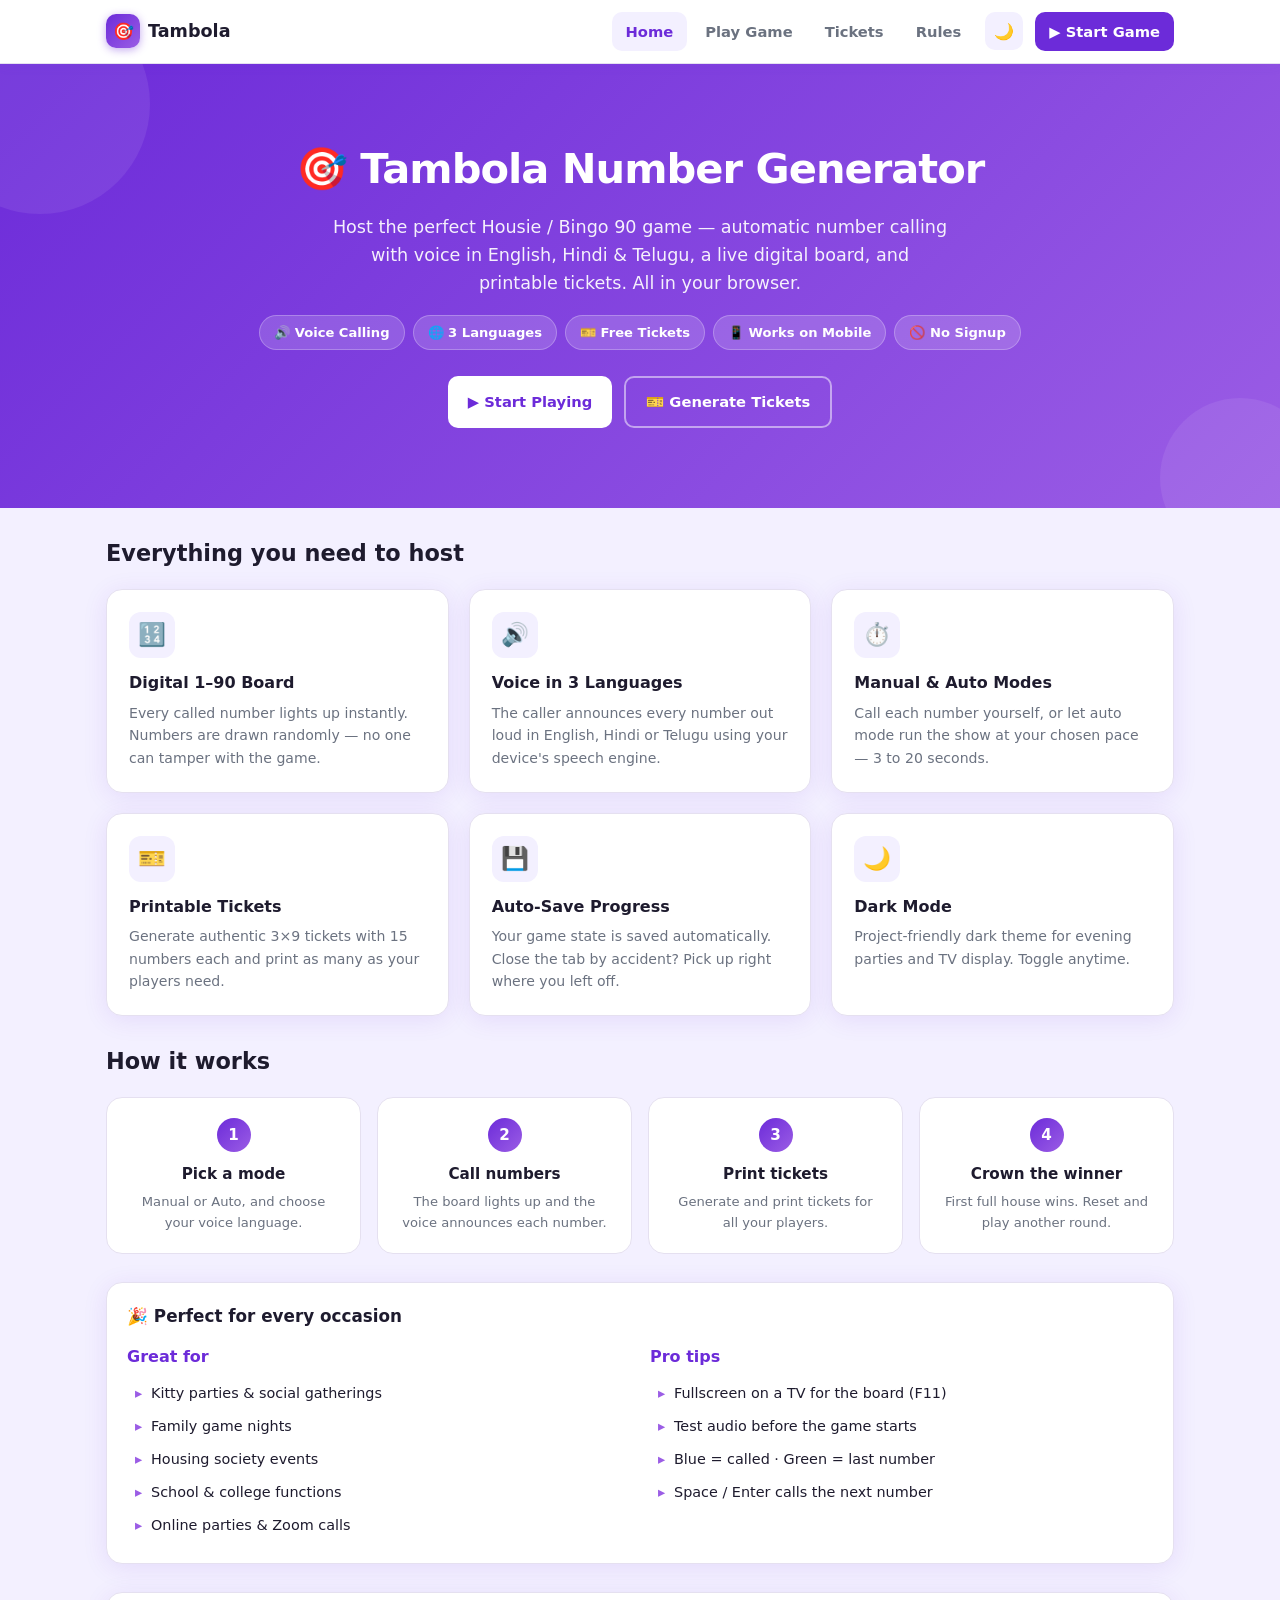
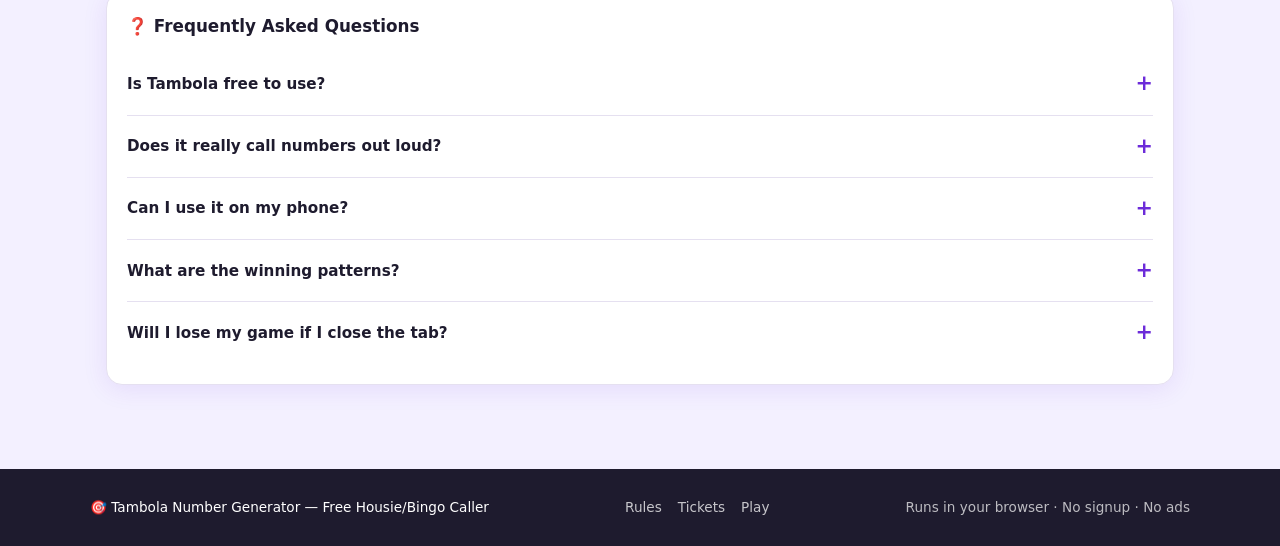
<file: index.html>
<!DOCTYPE html>
<html lang="en">
<head>
    <meta charset="UTF-8">
    <meta name="viewport" content="width=device-width, initial-scale=1.0">
    <title>Tambola Number Generator | Free Housie / Bingo 90 Caller with Voice</title>
    <meta name="description" content="Free online Tambola/Housie number caller with voice in English, Hindi & Telugu. Auto & manual modes, printable tickets, digital board. No signup needed.">
    <link rel="stylesheet" href="css/style.css">
</head>
<body>

    <nav class="navbar">
        <div class="container"></div>
    </nav>

    <header class="hero">
        <div class="container">
            <h1>🎯 Tambola Number Generator</h1>
            <p>Host the perfect Housie / Bingo 90 game — automatic number calling with voice in English, Hindi &amp; Telugu, a live digital board, and printable tickets. All in your browser.</p>
            <div class="badges">
                <span class="badge-pill">🔊 Voice Calling</span>
                <span class="badge-pill">🌐 3 Languages</span>
                <span class="badge-pill">🎫 Free Tickets</span>
                <span class="badge-pill">📱 Works on Mobile</span>
                <span class="badge-pill">🚫 No Signup</span>
            </div>
            <div class="hero-actions">
                <a href="game.html" class="btn btn-white">▶ Start Playing</a>
                <a href="tickets.html" class="btn btn-ghost">🎫 Generate Tickets</a>
            </div>
        </div>
    </header>

    <main>
        <div class="container">

            <!-- FEATURES -->
            <section class="section-block">
                <h2 style="font-size:1.4rem; font-weight:800; margin-bottom:18px;">Everything you need to host</h2>
                <div class="features-grid">
                    <div class="feature-card">
                        <div class="feature-icon">🔢</div>
                        <h3>Digital 1–90 Board</h3>
                        <p>Every called number lights up instantly. Numbers are drawn randomly — no one can tamper with the game.</p>
                    </div>
                    <div class="feature-card">
                        <div class="feature-icon">🔊</div>
                        <h3>Voice in 3 Languages</h3>
                        <p>The caller announces every number out loud in English, Hindi or Telugu using your device's speech engine.</p>
                    </div>
                    <div class="feature-card">
                        <div class="feature-icon">⏱️</div>
                        <h3>Manual &amp; Auto Modes</h3>
                        <p>Call each number yourself, or let auto mode run the show at your chosen pace — 3 to 20 seconds.</p>
                    </div>
                    <div class="feature-card">
                        <div class="feature-icon">🎫</div>
                        <h3>Printable Tickets</h3>
                        <p>Generate authentic 3×9 tickets with 15 numbers each and print as many as your players need.</p>
                    </div>
                    <div class="feature-card">
                        <div class="feature-icon">💾</div>
                        <h3>Auto-Save Progress</h3>
                        <p>Your game state is saved automatically. Close the tab by accident? Pick up right where you left off.</p>
                    </div>
                    <div class="feature-card">
                        <div class="feature-icon">🌙</div>
                        <h3>Dark Mode</h3>
                        <p>Project-friendly dark theme for evening parties and TV display. Toggle anytime.</p>
                    </div>
                </div>
            </section>

            <!-- STEPS -->
            <section class="section-block">
                <h2 style="font-size:1.4rem; font-weight:800; margin-bottom:18px;">How it works</h2>
                <div class="steps">
                    <div class="step">
                        <div class="step-num">1</div>
                        <h3>Pick a mode</h3>
                        <p>Manual or Auto, and choose your voice language.</p>
                    </div>
                    <div class="step">
                        <div class="step-num">2</div>
                        <h3>Call numbers</h3>
                        <p>The board lights up and the voice announces each number.</p>
                    </div>
                    <div class="step">
                        <div class="step-num">3</div>
                        <h3>Print tickets</h3>
                        <p>Generate and print tickets for all your players.</p>
                    </div>
                    <div class="step">
                        <div class="step-num">4</div>
                        <h3>Crown the winner</h3>
                        <p>First full house wins. Reset and play another round.</p>
                    </div>
                </div>
            </section>

            <!-- WHY -->
            <section class="section-block">
                <div class="card">
                    <div class="card-title">🎉 Perfect for every occasion</div>
                    <div class="info-grid">
                        <div class="info-block">
                            <h3>Great for</h3>
                            <ul>
                                <li>Kitty parties &amp; social gatherings</li>
                                <li>Family game nights</li>
                                <li>Housing society events</li>
                                <li>School &amp; college functions</li>
                                <li>Online parties &amp; Zoom calls</li>
                            </ul>
                        </div>
                        <div class="info-block">
                            <h3>Pro tips</h3>
                            <ul>
                                <li>Fullscreen on a TV for the board (F11)</li>
                                <li>Test audio before the game starts</li>
                                <li>Blue = called · Green = last number</li>
                                <li>Space / Enter calls the next number</li>
                            </ul>
                        </div>
                    </div>
                </div>
            </section>

            <!-- FAQ -->
            <section class="section-block">
                <div class="card">
                    <div class="card-title">❓ Frequently Asked Questions</div>
                    <div id="faqList"></div>
                </div>
            </section>

        </div>
    </main>

    <footer></footer>

    <script>
        const faqData = [
            { q: 'Is Tambola free to use?', a: 'Yes — unlimited number calling and ticket generation, no sign-up, no ads. Everything runs entirely in your browser.' },
            { q: 'Does it really call numbers out loud?', a: 'Yes. Both manual and auto modes speak each number using your device\'s voice in English, Hindi or Telugu. Some devices need Hindi/Telugu language packs installed.' },
            { q: 'Can I use it on my phone?', a: 'Absolutely. The site is fully responsive. For best voice results use Chrome, Edge or Safari.' },
            { q: 'What are the winning patterns?', a: 'Common patterns are Early Five, Top Line, Middle Line, Bottom Line, Corners and Full House. See the Rules page for details.' },
            { q: 'Will I lose my game if I close the tab?', a: 'No. The game auto-saves to your browser, so you can resume exactly where you left off.' }
        ];
        function renderFAQs() {
            const list = document.getElementById('faqList');
            faqData.forEach(faq => {
                const item = document.createElement('div');
                item.className = 'faq-item';
                item.innerHTML = '<div class="faq-q"></div><div class="faq-a"></div>';
                item.querySelector('.faq-q').textContent = faq.q;
                item.querySelector('.faq-a').textContent = faq.a;
                item.querySelector('.faq-q').onclick = () => item.classList.toggle('open');
                list.appendChild(item);
            });
        }
        renderFAQs();
    </script>
    <script src="js/common.js"></script>
</body>
</html>
</file>
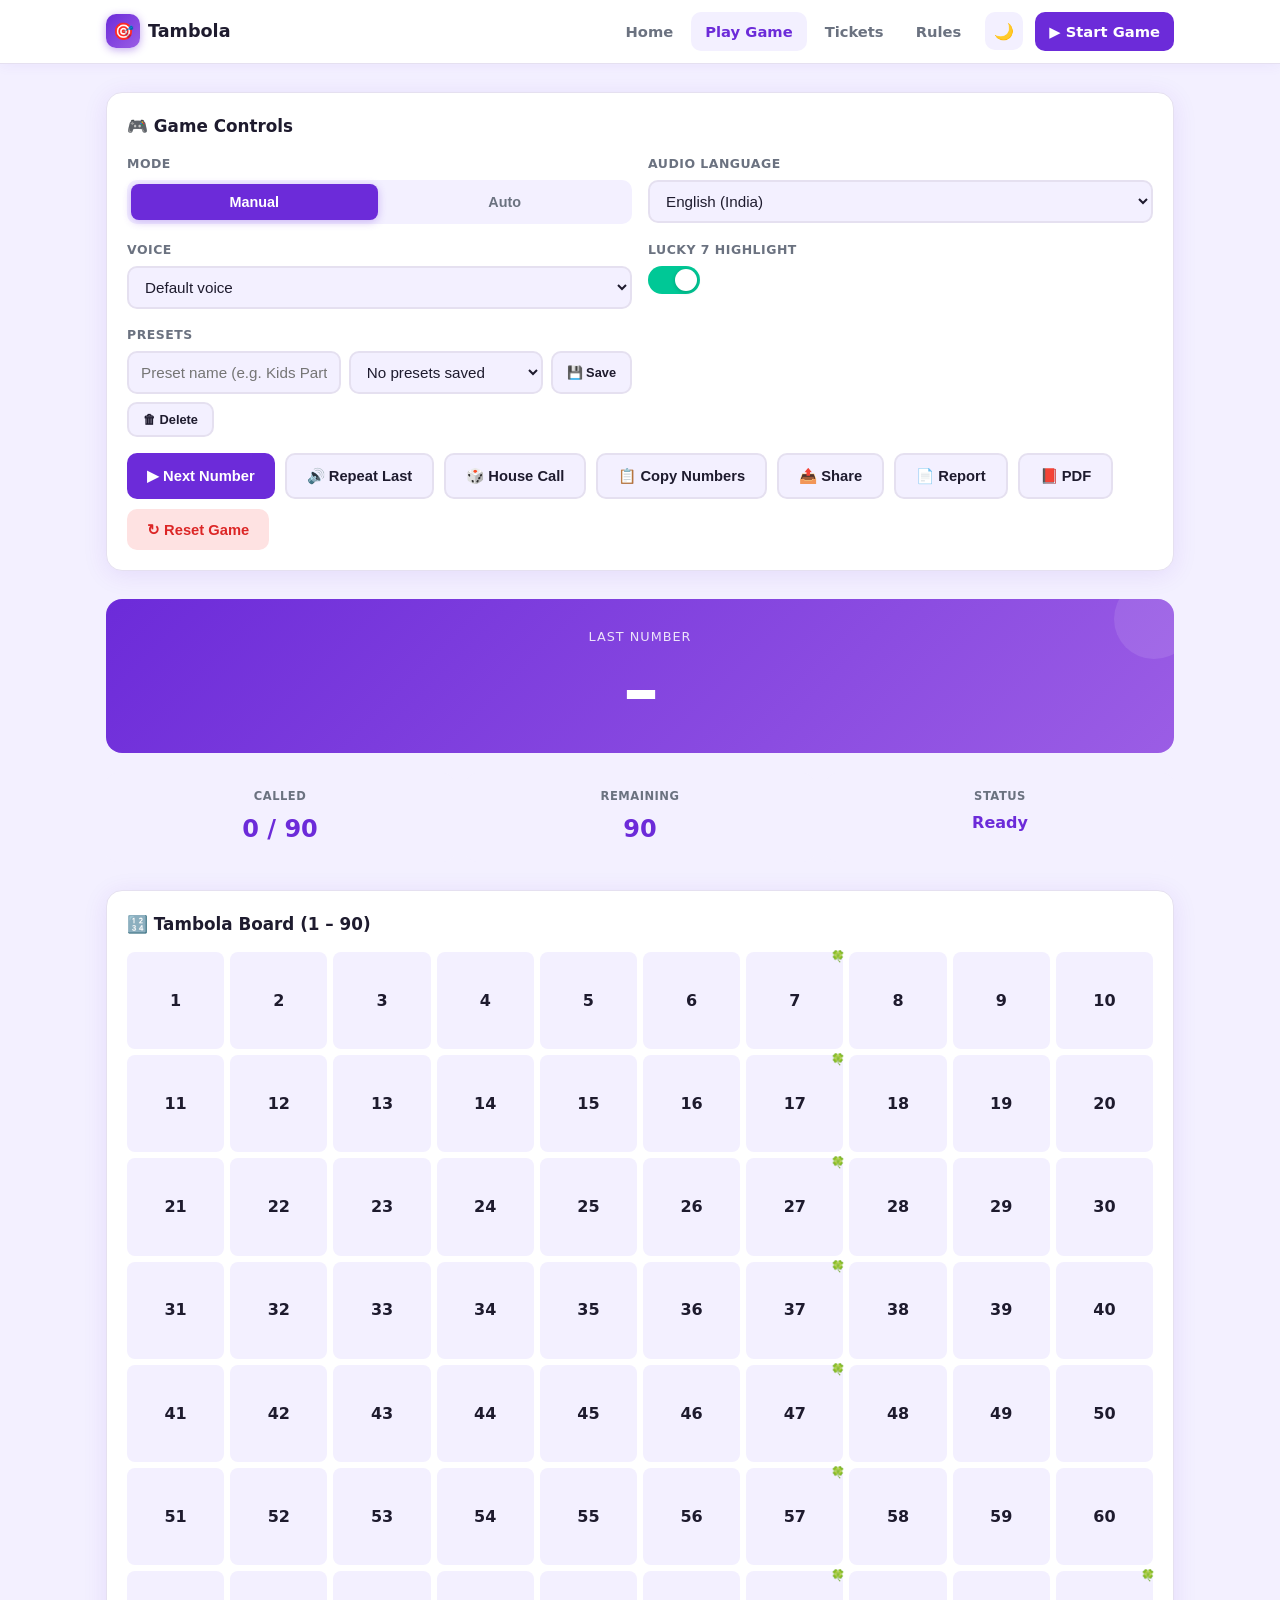
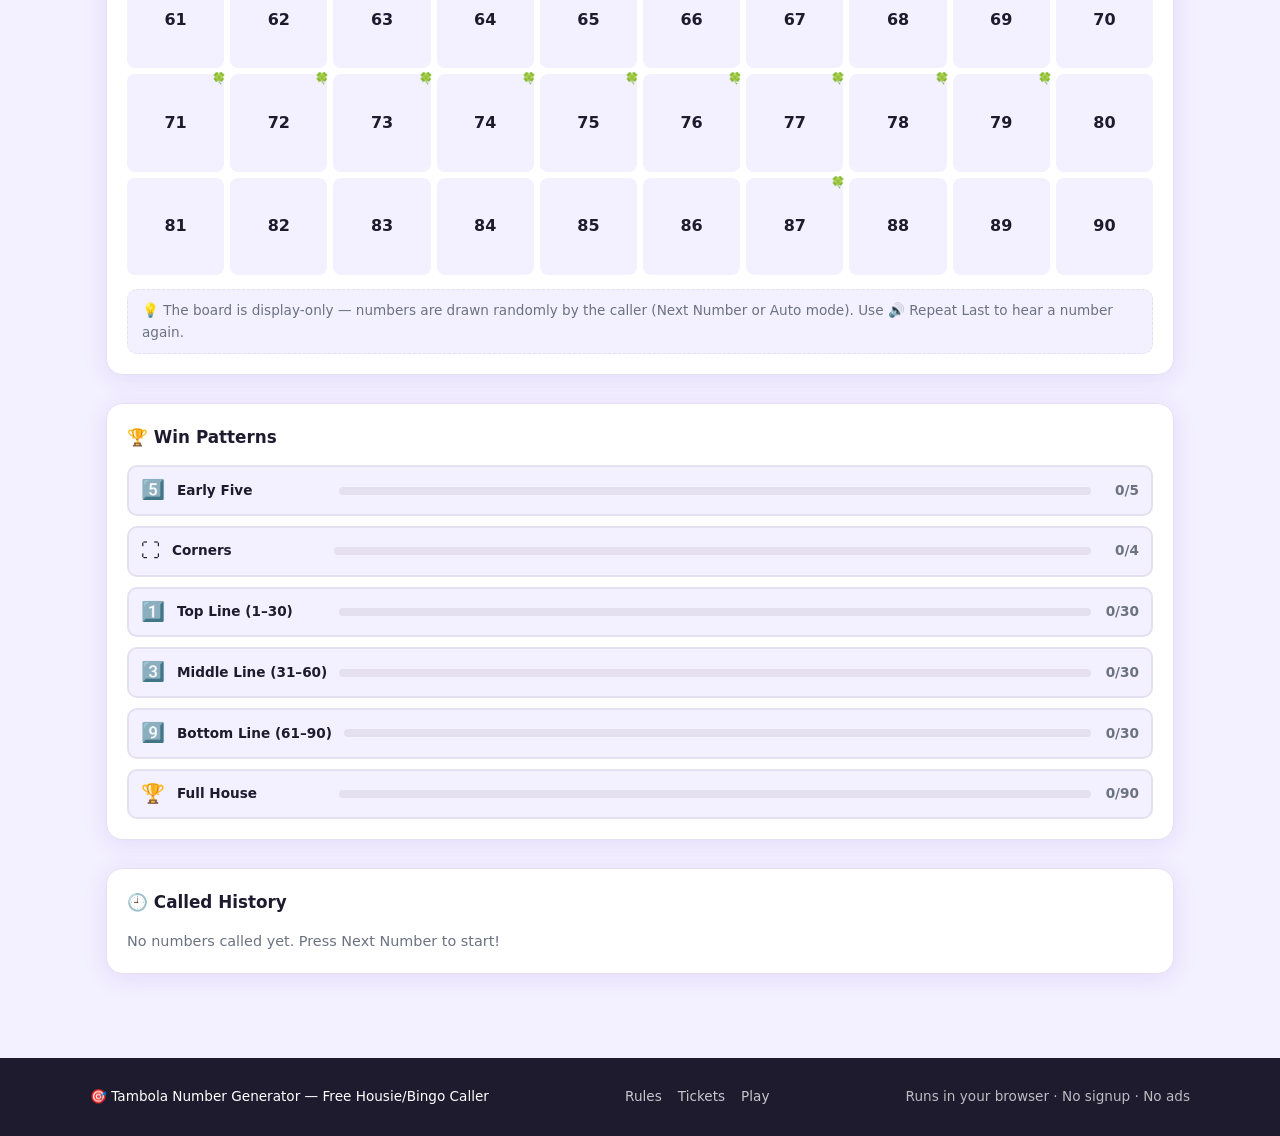
<file: game.html>
<!DOCTYPE html>
<html lang="en">
<head>
    <meta charset="UTF-8">
    <meta name="viewport" content="width=device-width, initial-scale=1.0">
    <title>Play Tambola | Number Caller with Voice</title>
    <meta name="description" content="Play Tambola online — manual or auto number caller with voice in English, Hindi, Telugu, Tamil, Kannada & Marathi. Live 1-90 board, win patterns, stats, and auto-save.">
    <link rel="stylesheet" href="css/style.css">
</head>
<body>

    <nav class="navbar">
        <div class="container"></div>
    </nav>

    <main>
        <div class="container">

            <!-- GAME CONTROLS -->
            <section class="section-block">
                <div class="card">
                    <div class="card-title">🎮 Game Controls</div>

                    <div class="controls-grid">
                        <div class="control-group">
                            <label>Mode</label>
                            <div class="toggle-group">
                                <button class="toggle-btn active" id="modeManual" onclick="setMode('manual')">Manual</button>
                                <button class="toggle-btn" id="modeAuto" onclick="setMode('auto')">Auto</button>
                            </div>
                        </div>
                        <div class="control-group" id="speedGroup" style="display:none;">
                            <label>Auto Speed</label>
                            <select id="speedSelect" onchange="updateSpeed()">
                                <option value="3000">Every 3s</option>
                                <option value="4000" selected>Every 4s</option>
                                <option value="5000">Every 5s</option>
                                <option value="7000">Every 7s</option>
                                <option value="10000">Every 10s</option>
                                <option value="15000">Every 15s</option>
                                <option value="20000">Every 20s</option>
                            </select>
                        </div>
                        <div class="control-group">
                            <label>Audio Language</label>
                            <select id="langSelect" onchange="changeLanguage()">
                                <option value="en-IN">English (India)</option>
                                <option value="hi-IN">हिंदी (Hindi)</option>
                                <option value="te-IN">తెలుగు (Telugu)</option>
                                <option value="ta-IN">தமிழ் (Tamil)</option>
                                <option value="kn-IN">ಕನ್ನಡ (Kannada)</option>
                                <option value="mr-IN">मराठी (Marathi)</option>
                            </select>
                        </div>
                        <div class="control-group" id="voiceGroup" style="display:none;">
                            <label>Voice</label>
                            <select id="voiceSelect" onchange="changeVoice()"></select>
                        </div>
                        <div class="control-group" id="rateGroup" style="display:none;">
                            <label>Speech Rate · <span id="rateValue">0.85x</span></label>
                            <input type="range" id="rateRange" min="0.5" max="1.5" step="0.05" value="0.85" oninput="updateRate()">
                        </div>
                        <div class="control-group">
                            <label>Lucky 7 Highlight</label>
                            <label class="switch">
                                <input type="checkbox" id="luckyToggle" checked onchange="toggleLucky()">
                                <span class="slider"></span>
                            </label>
                        </div>
                        <div class="control-group" style="flex:1 1 100%;">
                            <label>Presets</label>
                            <div class="preset-row">
                                <input type="text" id="presetName" placeholder="Preset name (e.g. Kids Party)">
                                <select id="presetSelect" onchange="loadPreset()"></select>
                                <button class="btn btn-secondary btn-sm" onclick="saveCurrentPreset()">💾 Save</button>
                                <button class="btn btn-secondary btn-sm" onclick="deletePreset()">🗑 Delete</button>
                            </div>
                        </div>
                    </div>

                    <div class="actions">
                        <button class="btn btn-primary" id="nextBtn" onclick="callNext()">▶ Next Number</button>
                        <button class="btn btn-accent" id="autoBtn" onclick="toggleAuto()" style="display:none;">⏵ Start Auto</button>
                        <button class="btn btn-secondary" onclick="repeatLast()">🔊 Repeat Last</button>
                        <button class="btn btn-secondary" onclick="houseCall()">🎲 House Call</button>
                        <button class="btn btn-secondary" onclick="copyCalled()">📋 Copy Numbers</button>
                        <button class="btn btn-secondary" onclick="shareResults()">📤 Share</button>
                        <button class="btn btn-secondary" onclick="downloadReport()">📄 Report</button>
                        <button class="btn btn-secondary" onclick="downloadReportPDF()">📕 PDF</button>
                        <button class="btn btn-danger" onclick="confirmReset()">↻ Reset Game</button>
                    </div>

                    <div class="auto-countdown" id="autoCountdown"></div>

                    <div class="audio-warning" id="audioWarning">
                        ⚠️ Audio not available. Try Chrome, Edge, or Safari. Some devices may not support voice features.
                    </div>

                    <div class="win-banner" id="winBanner"></div>
                </div>
            </section>

            <!-- LAST NUMBER & STATS -->
            <section class="section-block">
                <div class="last-number-display">
                    <div class="label">Last Number</div>
                    <div class="number" id="lastNumber">–</div>
                </div>

                <div class="stats-row">
                    <div class="stat-box">
                        <div class="stat-label">Called</div>
                        <div class="stat-value" id="calledCount">0 / 90</div>
                    </div>
                    <div class="stat-box">
                        <div class="stat-label">Remaining</div>
                        <div class="stat-value" id="remainingCount">90</div>
                    </div>
                    <div class="stat-box">
                        <div class="stat-label">Status</div>
                        <div class="stat-value" id="gameStatus" style="font-size:1rem;">Ready</div>
                    </div>
                </div>
            </section>

            <!-- BOARD -->
            <section class="section-block">
                <div class="card">
                    <div class="card-title">🔢 Tambola Board (1 – 90)</div>
                    <div class="active-tickets-note" id="activeTicketsNote" style="display:none;">
                        🎫 Game is using <strong>tickets from your last batch</strong> — win patterns are checked per ticket.
                    </div>
                    <div class="board" id="board"></div>
                    <div class="tip-box">
                        💡 The board is display-only — numbers are drawn randomly by the caller (Next Number or Auto mode). Use 🔊 Repeat Last to hear a number again.
                    </div>
                </div>
            </section>

            <!-- PATTERNS -->
            <section class="section-block">
                <div class="card">
                    <div class="card-title">🏆 Win Patterns</div>
                    <div class="patterns-panel" id="patternsPanel"></div>
                </div>
            </section>

            <!-- HOUSE CALLS -->
            <section class="section-block" id="houseCallsCard" style="display:none;">
                <div class="card">
                    <div class="card-title">🎲 House Calls</div>
                    <div class="history-list" id="houseCallList"></div>
                </div>
            </section>

            <!-- HISTORY -->
            <section class="section-block">
                <div class="card">
                    <div class="card-title">🕘 Called History</div>
                    <div class="history-list" id="historyList"></div>
                </div>
            </section>

        </div>
    </main>

    <!-- RESET CONFIRM MODAL -->
    <div class="modal-backdrop" id="resetModal">
        <div class="modal">
            <h3>↻ Reset the game?</h3>
            <p>All called numbers will be cleared and the board reset. This cannot be undone.</p>
            <div class="modal-actions">
                <button class="btn btn-secondary" onclick="closeResetModal()">Cancel</button>
                <button class="btn btn-danger" onclick="resetGame()">Yes, Reset</button>
            </div>
        </div>
    </div>

    <footer></footer>

    <script src="js/game.js"></script>
    <script src="js/common.js"></script>
</body>
</html>
</file>
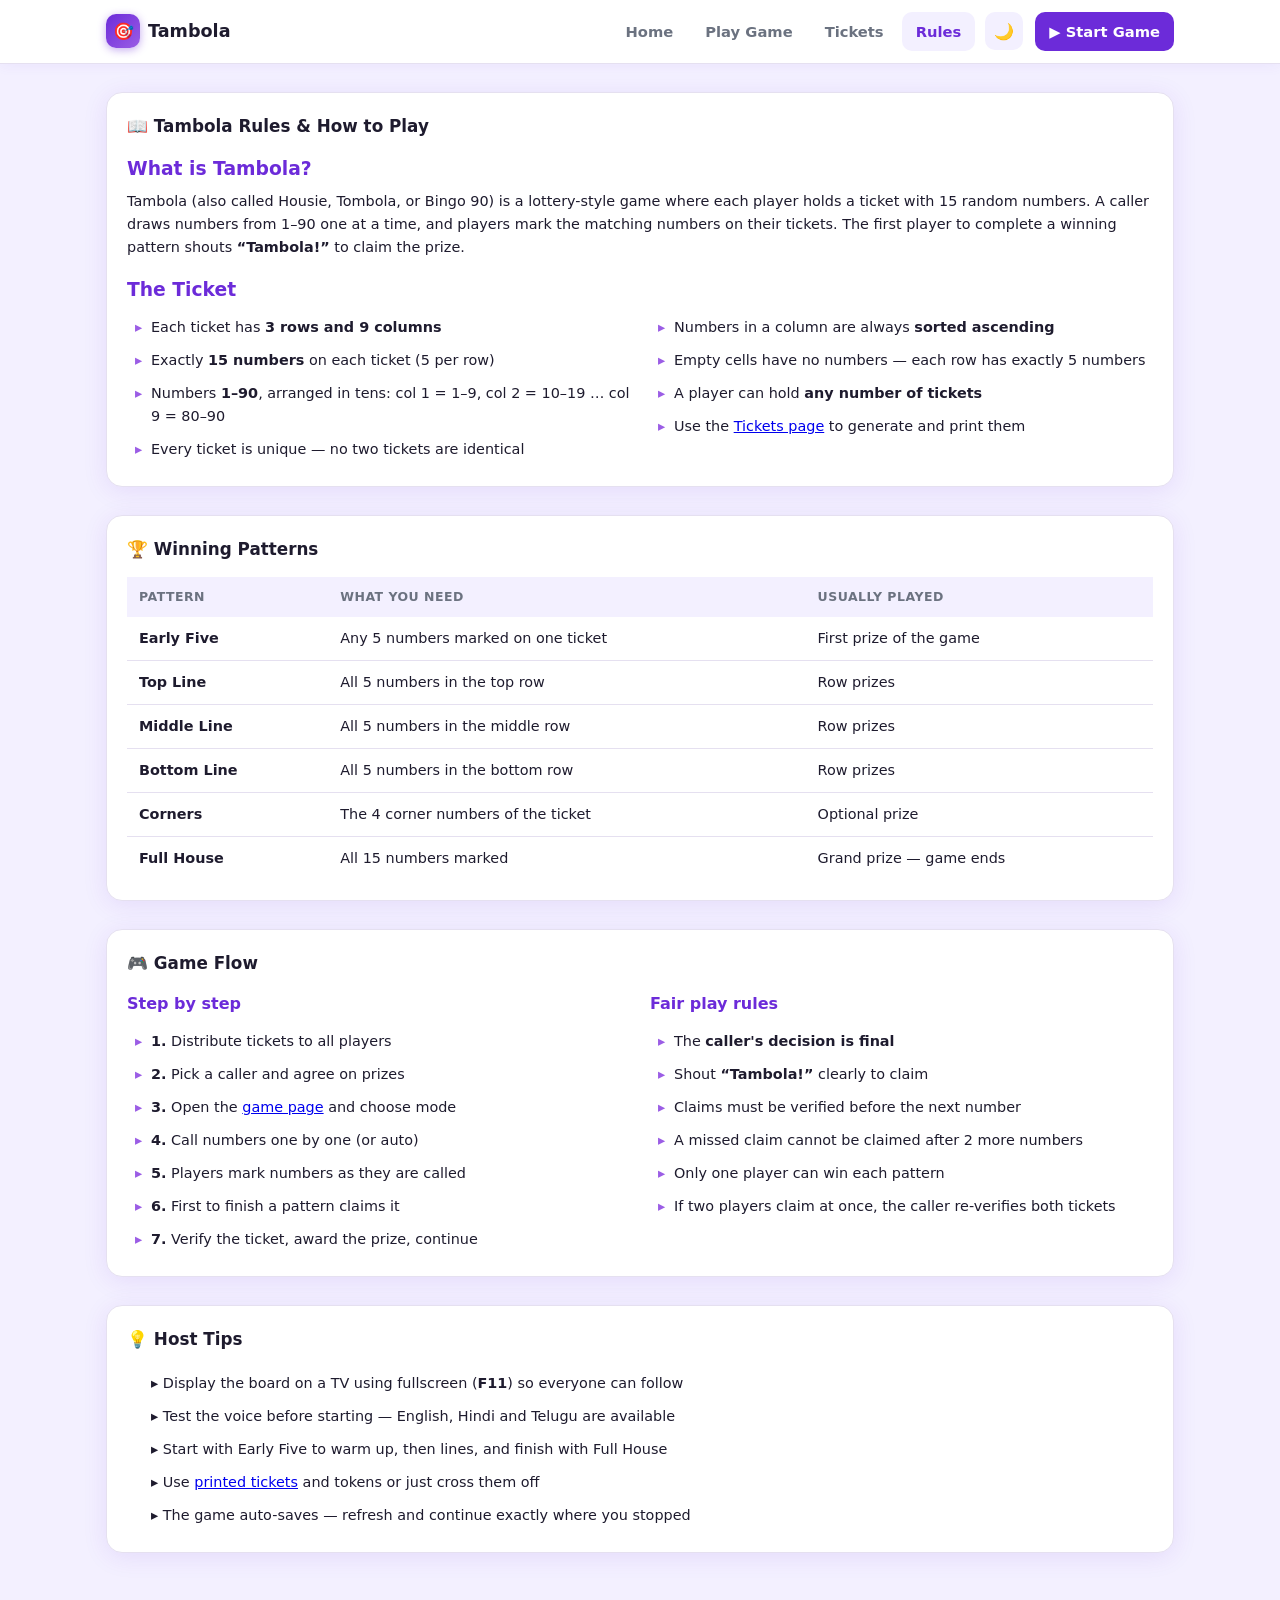
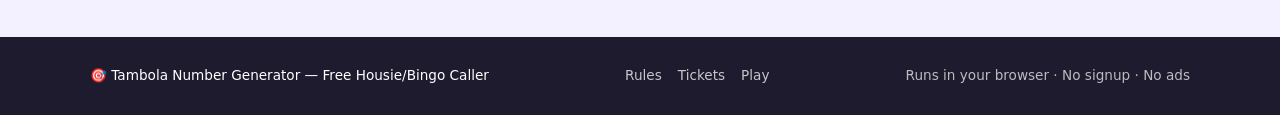
<file: rules.html>
<!DOCTYPE html>
<html lang="en">
<head>
    <meta charset="UTF-8">
    <meta name="viewport" content="width=device-width, initial-scale=1.0">
    <title>Tambola Rules | How to Play Housie / Bingo 90</title>
    <meta name="description" content="Complete Tambola (Housie / Bingo 90) rules: ticket setup, how to play, prize patterns like Early Five, Lines, Corners and Full House.">
    <link rel="stylesheet" href="css/style.css">
</head>
<body>

    <nav class="navbar">
        <div class="container"></div>
    </nav>

    <main>
        <div class="container">

            <section class="section-block">
                <div class="card">
                    <div class="card-title">📖 Tambola Rules &amp; How to Play</div>

                    <h3 style="color:var(--primary); margin-bottom:6px;">What is Tambola?</h3>
                    <p style="font-size:0.9rem; margin-bottom:16px;">
                        Tambola (also called Housie, Tombola, or Bingo 90) is a lottery-style game where each player holds
                        a ticket with 15 random numbers. A caller draws numbers from 1–90 one at a time, and players mark
                        the matching numbers on their tickets. The first player to complete a winning pattern shouts
                        <strong>“Tambola!”</strong> to claim the prize.
                    </p>

                    <h3 style="color:var(--primary); margin-bottom:6px;">The Ticket</h3>
                    <div class="info-grid">
                        <div class="info-block">
                            <ul>
                                <li>Each ticket has <strong>3 rows and 9 columns</strong></li>
                                <li>Exactly <strong>15 numbers</strong> on each ticket (5 per row)</li>
                                <li>Numbers <strong>1–90</strong>, arranged in tens: col 1 = 1–9, col 2 = 10–19 … col 9 = 80–90</li>
                                <li>Every ticket is unique — no two tickets are identical</li>
                            </ul>
                        </div>
                        <div class="info-block">
                            <ul>
                                <li>Numbers in a column are always <strong>sorted ascending</strong></li>
                                <li>Empty cells have no numbers — each row has exactly 5 numbers</li>
                                <li>A player can hold <strong>any number of tickets</strong></li>
                                <li>Use the <a href="tickets.html">Tickets page</a> to generate and print them</li>
                            </ul>
                        </div>
                    </div>
                </div>
            </section>

            <section class="section-block">
                <div class="card">
                    <div class="card-title">🏆 Winning Patterns</div>
                    <table class="rules-table">
                        <thead>
                            <tr>
                                <th>Pattern</th>
                                <th>What you need</th>
                                <th>Usually played</th>
                            </tr>
                        </thead>
                        <tbody>
                            <tr>
                                <td><strong>Early Five</strong></td>
                                <td>Any 5 numbers marked on one ticket</td>
                                <td>First prize of the game</td>
                            </tr>
                            <tr>
                                <td><strong>Top Line</strong></td>
                                <td>All 5 numbers in the top row</td>
                                <td>Row prizes</td>
                            </tr>
                            <tr>
                                <td><strong>Middle Line</strong></td>
                                <td>All 5 numbers in the middle row</td>
                                <td>Row prizes</td>
                            </tr>
                            <tr>
                                <td><strong>Bottom Line</strong></td>
                                <td>All 5 numbers in the bottom row</td>
                                <td>Row prizes</td>
                            </tr>
                            <tr>
                                <td><strong>Corners</strong></td>
                                <td>The 4 corner numbers of the ticket</td>
                                <td>Optional prize</td>
                            </tr>
                            <tr>
                                <td><strong>Full House</strong></td>
                                <td>All 15 numbers marked</td>
                                <td>Grand prize — game ends</td>
                            </tr>
                        </tbody>
                    </table>
                </div>
            </section>

            <section class="section-block">
                <div class="card">
                    <div class="card-title">🎮 Game Flow</div>
                    <div class="info-grid">
                        <div class="info-block">
                            <h3>Step by step</h3>
                            <ul>
                                <li><strong>1.</strong> Distribute tickets to all players</li>
                                <li><strong>2.</strong> Pick a caller and agree on prizes</li>
                                <li><strong>3.</strong> Open the <a href="game.html">game page</a> and choose mode</li>
                                <li><strong>4.</strong> Call numbers one by one (or auto)</li>
                                <li><strong>5.</strong> Players mark numbers as they are called</li>
                                <li><strong>6.</strong> First to finish a pattern claims it</li>
                                <li><strong>7.</strong> Verify the ticket, award the prize, continue</li>
                            </ul>
                        </div>
                        <div class="info-block">
                            <h3>Fair play rules</h3>
                            <ul>
                                <li>The <strong>caller's decision is final</strong></li>
                                <li>Shout <strong>“Tambola!”</strong> clearly to claim</li>
                                <li>Claims must be verified before the next number</li>
                                <li>A missed claim cannot be claimed after 2 more numbers</li>
                                <li>Only one player can win each pattern</li>
                                <li>If two players claim at once, the caller re-verifies both tickets</li>
                            </ul>
                        </div>
                    </div>
                </div>
            </section>

            <section class="section-block">
                <div class="card">
                    <div class="card-title">💡 Host Tips</div>
                    <ul style="list-style:none;">
                        <li style="padding:5px 0 5px 24px; position:relative; font-size:0.9rem;">▸ Display the board on a TV using fullscreen (<strong>F11</strong>) so everyone can follow</li>
                        <li style="padding:5px 0 5px 24px; position:relative; font-size:0.9rem;">▸ Test the voice before starting — English, Hindi and Telugu are available</li>
                        <li style="padding:5px 0 5px 24px; position:relative; font-size:0.9rem;">▸ Start with Early Five to warm up, then lines, and finish with Full House</li>
                        <li style="padding:5px 0 5px 24px; position:relative; font-size:0.9rem;">▸ Use <a href="tickets.html">printed tickets</a> and tokens or just cross them off</li>
                        <li style="padding:5px 0 5px 24px; position:relative; font-size:0.9rem;">▸ The game auto-saves — refresh and continue exactly where you stopped</li>
                    </ul>
                </div>
            </section>

        </div>
    </main>

    <footer></footer>

    <script src="js/common.js"></script>
</body>
</html>
</file>
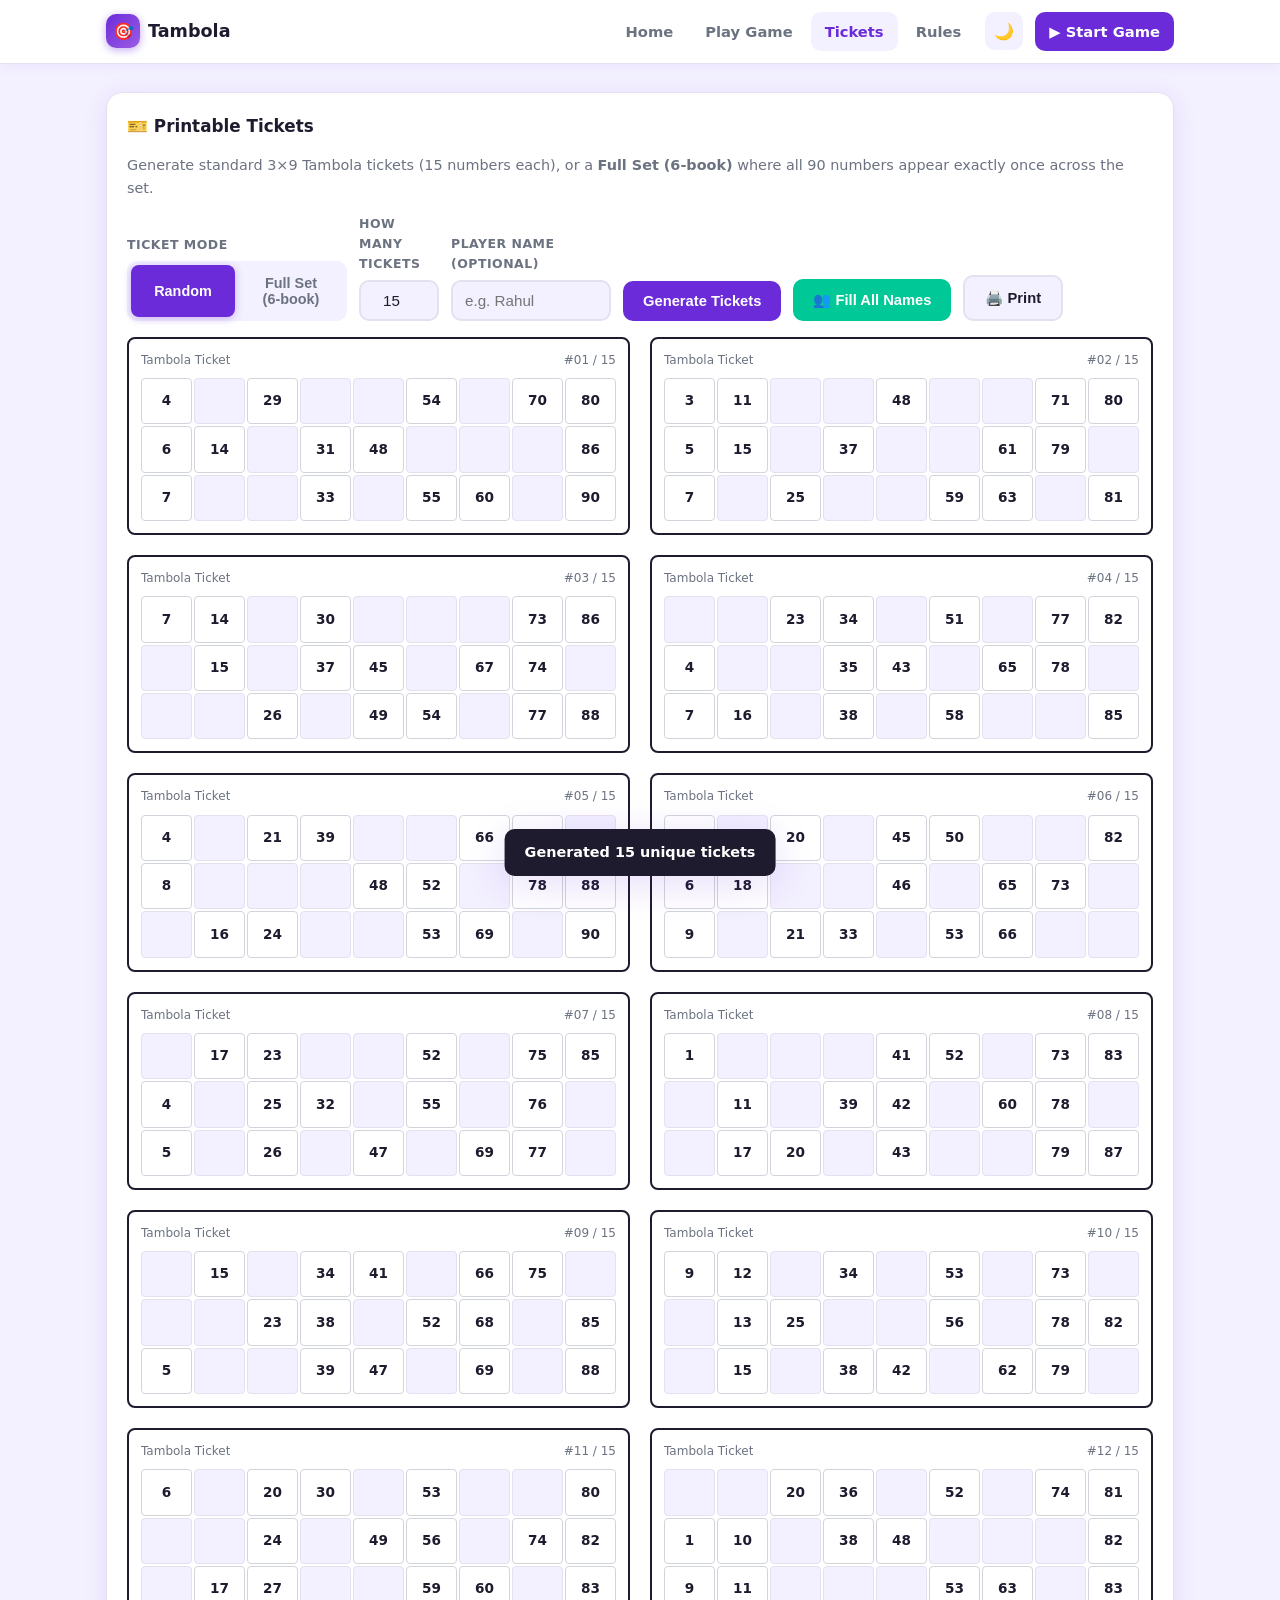
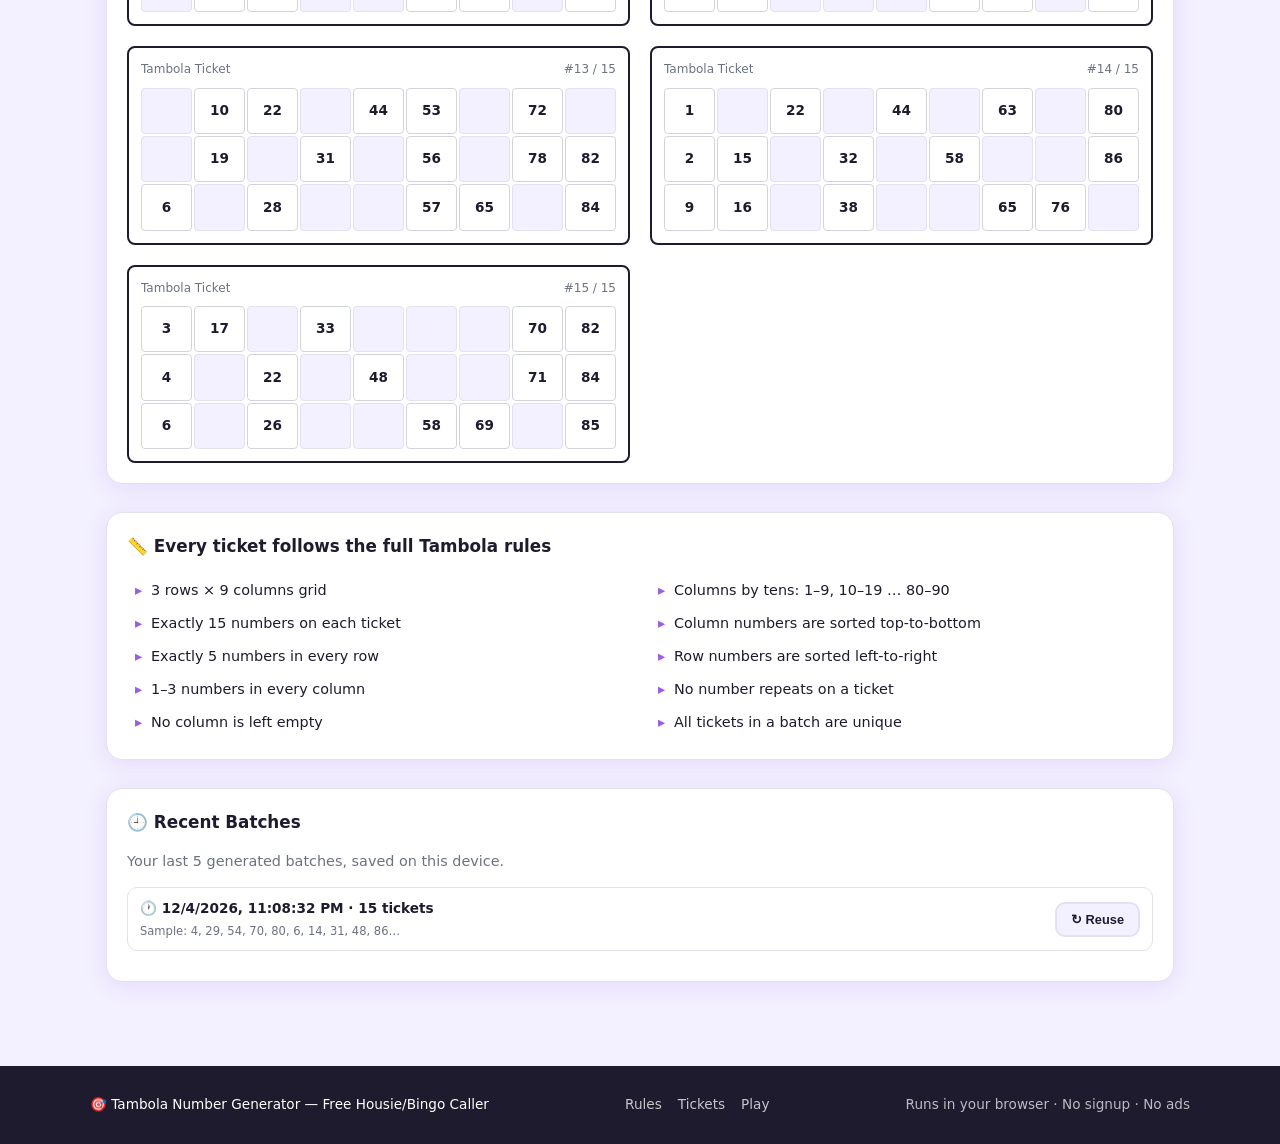
<file: tickets.html>
<!DOCTYPE html>
<html lang="en">
<head>
    <meta charset="UTF-8">
    <meta name="viewport" content="width=device-width, initial-scale=1.0">
    <title>Tambola Tickets | Generate & Print 3×9 Tickets</title>
    <meta name="description" content="Generate and print standard Tambola/Housie 3×9 tickets with 15 numbers each. Add player names, batch history, one-click print.">
    <link rel="stylesheet" href="css/style.css">
</head>
<body>

    <nav class="navbar">
        <div class="container"></div>
    </nav>

    <main>
        <div class="container">

            <section class="section-block">
                <div class="card">
                    <div class="card-title">🎫 Printable Tickets</div>
                    <p class="card-sub">
                        Generate standard 3×9 Tambola tickets (15 numbers each), or a <strong>Full Set (6-book)</strong> where all 90 numbers appear exactly once across the set.
                    </p>

                    <div class="ticket-controls no-print">
                        <div class="control-group">
                            <label>Ticket mode</label>
                            <div class="toggle-group" style="min-width:220px;">
                                <button class="toggle-btn active" id="modeRandom" onclick="setTicketMode('random')">Random</button>
                                <button class="toggle-btn" id="modeFullset" onclick="setTicketMode('fullset')">Full Set (6-book)</button>
                            </div>
                        </div>
                        <div class="control-group">
                            <label id="countLabel">How many tickets</label>
                            <input type="number" class="ticket-input" id="ticketCount" value="15" min="1" max="30">
                        </div>
                        <div class="control-group">
                            <label>Player name (optional)</label>
                            <input type="text" id="playerName" placeholder="e.g. Rahul" style="width:160px;">
                        </div>
                        <button class="btn btn-primary" onclick="generateTickets()">Generate Tickets</button>
                        <button class="btn btn-accent" onclick="fillNames()">👥 Fill All Names</button>
                        <button class="btn btn-secondary" onclick="window.print()">🖨️ Print</button>
                    </div>

                    <div class="tickets-container print-area" id="ticketsContainer"></div>
                </div>
            </section>

            <section class="section-block">
                <div class="card">
                    <div class="card-title">📏 Every ticket follows the full Tambola rules</div>
                    <div class="info-grid">
                        <div class="info-block">
                            <ul>
                                <li>3 rows × 9 columns grid</li>
                                <li>Exactly 15 numbers on each ticket</li>
                                <li>Exactly 5 numbers in every row</li>
                                <li>1–3 numbers in every column</li>
                                <li>No column is left empty</li>
                            </ul>
                        </div>
                        <div class="info-block">
                            <ul>
                                <li>Columns by tens: 1–9, 10–19 … 80–90</li>
                                <li>Column numbers are sorted top-to-bottom</li>
                                <li>Row numbers are sorted left-to-right</li>
                                <li>No number repeats on a ticket</li>
                                <li>All tickets in a batch are unique</li>
                            </ul>
                        </div>
                    </div>
                </div>
            </section>

            <section class="section-block">
                <div class="card">
                    <div class="card-title">🕘 Recent Batches</div>
                    <p class="card-sub">Your last 5 generated batches, saved on this device.</p>
                    <div id="batchList">
                        <span class="history-empty">No batches yet — generate your first set of tickets above.</span>
                    </div>
                </div>
            </section>

        </div>
    </main>

    <footer></footer>

    <script src="js/tickets-core.js"></script>
    <script src="js/tickets.js"></script>
    <script src="js/common.js"></script>
</body>
</html>
</file>
<file: css/style.css>
/* ===== RESET & BASE ===== */
*, *::before, *::after { margin: 0; padding: 0; box-sizing: border-box; }
:root {
    --primary: #6C2BD9;
    --primary-dark: #4A1A9C;
    --primary-light: #9B5DE5;
    --accent: #00C896;
    --accent-dark: #00A87A;
    --called: #3B82F6;
    --called-bg: #DBEAFE;
    --last: #10B981;
    --last-bg: #D1FAE5;
    --bg: #F3F0FF;
    --surface: #FFFFFF;
    --text: #1E1B2E;
    --text-muted: #6B7280;
    --border: #E5E0F0;
    --shadow: 0 4px 24px rgba(108, 43, 217, 0.10);
    --shadow-lg: 0 8px 40px rgba(108, 43, 217, 0.16);
    --radius: 16px;
    --radius-sm: 10px;
    --nav-h: 64px;
}
[data-theme="dark"] {
    --bg: #14102A;
    --surface: #1E1836;
    --text: #F3F0FF;
    --text-muted: #A8A0C9;
    --border: #342B55;
    --called: #60A5FA;
    --called-bg: rgba(59, 130, 246, 0.15);
    --last: #34D399;
    --last-bg: rgba(16, 185, 129, 0.15);
    --shadow: 0 4px 24px rgba(0, 0, 0, 0.35);
    --shadow-lg: 0 8px 40px rgba(0, 0, 0, 0.45);
}
html { scroll-behavior: smooth; }
body {
    font-family: 'Segoe UI', 'Inter', system-ui, -apple-system, sans-serif;
    background: var(--bg);
    color: var(--text);
    line-height: 1.6;
    min-height: 100vh;
    transition: background 0.3s, color 0.3s;
}

/* ===== LAYOUT ===== */
.container { max-width: 1100px; margin: 0 auto; padding: 0 16px; }
main { padding: 28px 0 56px; min-height: calc(100vh - var(--nav-h)); }

/* ===== NAVBAR ===== */
.navbar {
    position: sticky;
    top: 0;
    z-index: 100;
    background: var(--surface);
    border-bottom: 1px solid var(--border);
    height: var(--nav-h);
    display: flex;
    align-items: center;
    box-shadow: 0 2px 12px rgba(108, 43, 217, 0.06);
    transition: background 0.3s;
}
.navbar .container { display: flex; align-items: center; justify-content: space-between; width: 100%; }
.brand {
    display: flex;
    align-items: center;
    gap: 8px;
    font-weight: 800;
    font-size: 1.1rem;
    color: var(--text);
    text-decoration: none;
}
.brand-badge {
    width: 34px; height: 34px;
    background: linear-gradient(135deg, var(--primary), var(--primary-light));
    border-radius: 10px;
    display: flex;
    align-items: center;
    justify-content: center;
    font-size: 1.05rem;
    box-shadow: 0 2px 8px rgba(108, 43, 217, 0.4);
}
.nav-links { display: flex; align-items: center; gap: 4px; }
.nav-links a {
    padding: 8px 14px;
    border-radius: var(--radius-sm);
    color: var(--text-muted);
    text-decoration: none;
    font-weight: 600;
    font-size: 0.92rem;
    transition: all 0.2s;
}
.nav-links a:hover { color: var(--primary); background: var(--bg); }
.nav-links a.active { color: var(--primary); background: var(--bg); }
.nav-cta {
    background: var(--primary) !important;
    color: #fff !important;
    margin-left: 8px;
}
.nav-cta:hover { background: var(--primary-dark) !important; }
.theme-toggle {
    border: none;
    background: var(--bg);
    color: var(--text);
    width: 38px; height: 38px;
    border-radius: var(--radius-sm);
    cursor: pointer;
    font-size: 1rem;
    display: flex;
    align-items: center;
    justify-content: center;
    transition: all 0.2s;
    margin-left: 6px;
}
.theme-toggle:hover { border-color: var(--primary); }

/* ===== FOOTER ===== */
footer {
    background: var(--text);
    color: #fff;
    padding: 28px 16px;
    font-size: 0.85rem;
}
.footer-inner {
    max-width: 1100px;
    margin: 0 auto;
    display: flex;
    justify-content: space-between;
    align-items: center;
    flex-wrap: wrap;
    gap: 12px;
}
footer a { color: var(--accent); text-decoration: none; }
.footer-links { display: flex; gap: 16px; }
.footer-links a { color: rgba(255,255,255,0.75); }
.footer-links a:hover { color: var(--accent); }

/* ===== CARD ===== */
.card {
    background: var(--surface);
    border-radius: var(--radius);
    box-shadow: var(--shadow);
    padding: 20px;
    border: 1px solid var(--border);
    transition: background 0.3s, border-color 0.3s;
}
.card-title {
    font-size: 1.05rem;
    font-weight: 700;
    margin-bottom: 14px;
    display: flex;
    align-items: center;
    gap: 8px;
}
.card-sub { font-size: 0.9rem; color: var(--text-muted); margin-bottom: 14px; }

/* ===== HERO ===== */
.hero {
    background: linear-gradient(135deg, var(--primary) 0%, var(--primary-light) 100%);
    color: #fff;
    padding: 72px 16px 80px;
    text-align: center;
    position: relative;
    overflow: hidden;
}
.hero::before, .hero::after {
    content: '';
    position: absolute;
    border-radius: 50%;
    background: rgba(255,255,255,0.08);
}
.hero::before { width: 220px; height: 220px; top: -70px; left: -70px; }
.hero::after { width: 160px; height: 160px; bottom: -50px; right: -40px; }
.hero h1 { font-size: 2.6rem; font-weight: 800; letter-spacing: -1px; position: relative; }
.hero p { font-size: 1.1rem; opacity: 0.92; margin-top: 10px; max-width: 620px; margin-left: auto; margin-right: auto; position: relative; }
.hero .badges { margin-top: 18px; display: flex; gap: 8px; justify-content: center; flex-wrap: wrap; position: relative; }
.badge-pill {
    background: rgba(255,255,255,0.16);
    border: 1px solid rgba(255,255,255,0.25);
    border-radius: 999px;
    padding: 6px 14px;
    font-size: 0.82rem;
    font-weight: 600;
}
.hero-actions { margin-top: 26px; display: flex; gap: 12px; justify-content: center; flex-wrap: wrap; position: relative; }

/* ===== BUTTONS ===== */
.btn {
    padding: 12px 20px;
    border: none;
    border-radius: var(--radius-sm);
    font-size: 0.92rem;
    font-weight: 700;
    cursor: pointer;
    transition: all 0.2s;
    display: inline-flex;
    align-items: center;
    justify-content: center;
    gap: 6px;
    text-decoration: none;
}
.btn-primary { background: var(--primary); color: #fff; }
.btn-primary:hover { background: var(--primary-dark); transform: translateY(-1px); }
.btn-accent { background: var(--accent); color: #fff; }
.btn-accent:hover { background: var(--accent-dark); transform: translateY(-1px); }
.btn-secondary {
    background: var(--bg);
    color: var(--text);
    border: 2px solid var(--border);
}
.btn-secondary:hover { border-color: var(--primary); color: var(--primary); }
.btn-danger { background: #FEE2E2; color: #DC2626; }
.btn-danger:hover { background: #FECACA; }
.btn-white { background: #fff; color: var(--primary); }
.btn-white:hover { background: #F3F0FF; transform: translateY(-1px); }
.btn-ghost { background: transparent; color: #fff; border: 2px solid rgba(255,255,255,0.5); }
.btn-ghost:hover { border-color: #fff; background: rgba(255,255,255,0.1); }
.btn:active { transform: translateY(0); }
.btn:disabled { opacity: 0.5; cursor: not-allowed; transform: none !important; }

/* ===== CONTROLS ===== */
.controls-grid {
    display: grid;
    grid-template-columns: 1fr 1fr;
    gap: 16px;
    margin-bottom: 16px;
}
.control-group { display: flex; flex-direction: column; gap: 6px; }
.control-group label {
    font-size: 0.78rem;
    font-weight: 600;
    text-transform: uppercase;
    letter-spacing: 0.5px;
    color: var(--text-muted);
}
.toggle-group {
    display: flex;
    background: var(--bg);
    border-radius: var(--radius-sm);
    padding: 4px;
    gap: 4px;
}
.toggle-btn {
    flex: 1;
    padding: 10px 16px;
    border: none;
    background: transparent;
    border-radius: 8px;
    font-size: 0.9rem;
    font-weight: 600;
    cursor: pointer;
    transition: all 0.2s;
    color: var(--text-muted);
}
.toggle-btn.active {
    background: var(--primary);
    color: #fff;
    box-shadow: 0 2px 8px rgba(108, 43, 217, 0.3);
}
select, input[type="number"], input[type="text"] {
    padding: 10px 12px;
    border: 2px solid var(--border);
    border-radius: var(--radius-sm);
    font-size: 0.95rem;
    background: var(--bg);
    color: var(--text);
    cursor: pointer;
    transition: border-color 0.2s, background 0.3s, color 0.3s;
}
input[type="text"] { cursor: text; }
select:focus, input:focus {
    outline: none;
    border-color: var(--primary);
}

/* ===== STATS ===== */
.stats-row {
    display: grid;
    grid-template-columns: repeat(3, 1fr);
    gap: 12px;
    margin-bottom: 20px;
}
.stat-box {
    background: var(--bg);
    border-radius: var(--radius-sm);
    padding: 14px;
    text-align: center;
}
.stat-label {
    font-size: 0.72rem;
    font-weight: 600;
    text-transform: uppercase;
    letter-spacing: 0.5px;
    color: var(--text-muted);
    margin-bottom: 4px;
}
.stat-value { font-size: 1.5rem; font-weight: 800; color: var(--primary); }

/* ===== LAST NUMBER ===== */
.last-number-display {
    background: linear-gradient(135deg, var(--primary) 0%, var(--primary-light) 100%);
    border-radius: var(--radius);
    padding: 28px 20px;
    text-align: center;
    color: #fff;
    margin-bottom: 20px;
    position: relative;
    overflow: hidden;
}
.last-number-display::before {
    content: '';
    position: absolute;
    top: -20px; right: -20px;
    width: 80px; height: 80px;
    background: rgba(255,255,255,0.1);
    border-radius: 50%;
}
.last-number-display .label {
    font-size: 0.8rem;
    text-transform: uppercase;
    letter-spacing: 1px;
    opacity: 0.85;
    margin-bottom: 6px;
}
.last-number-display .number {
    font-size: 4.5rem;
    font-weight: 900;
    line-height: 1;
    letter-spacing: -2px;
}
.last-number-display .number.anim { animation: pop 0.4s ease; }
@keyframes pop {
    0% { transform: scale(0.5); opacity: 0; }
    60% { transform: scale(1.15); }
    100% { transform: scale(1); opacity: 1; }
}

/* ===== BOARD ===== */
.board {
    display: grid;
    grid-template-columns: repeat(10, 1fr);
    gap: 6px;
}
.board-cell {
    aspect-ratio: 1;
    display: flex;
    align-items: center;
    justify-content: center;
    background: var(--bg);
    border-radius: 8px;
    font-size: 1rem;
    font-weight: 700;
    color: var(--text);
    transition: all 0.2s;
    border: 2px solid transparent;
    user-select: none;
}
.board-cell.called {
    background: var(--called-bg);
    color: var(--called);
    border-color: var(--called);
}
.board-cell.last {
    background: var(--last-bg);
    color: var(--last);
    border-color: var(--last);
    transform: scale(1.08);
    box-shadow: 0 0 12px rgba(16, 185, 129, 0.4);
}

/* ===== HISTORY ===== */
.history-list {
    display: flex;
    flex-wrap: wrap;
    gap: 8px;
}
.history-chip {
    background: var(--bg);
    border: 2px solid var(--border);
    border-radius: 8px;
    padding: 6px 12px;
    font-weight: 700;
    font-size: 0.9rem;
    color: var(--text-muted);
}
.history-chip.latest {
    background: var(--last-bg);
    border-color: var(--last);
    color: var(--last);
}
.history-empty { font-size: 0.9rem; color: var(--text-muted); }

/* ===== TICKETS ===== */
.ticket-controls {
    display: flex;
    gap: 12px;
    align-items: flex-end;
    flex-wrap: wrap;
    margin-bottom: 16px;
}
.ticket-controls .control-group { flex: 0; }
.ticket-input { width: 80px; padding: 10px; text-align: center; }
.tickets-container {
    display: grid;
    grid-template-columns: repeat(2, 1fr);
    gap: 20px;
    margin-top: 16px;
    align-items: stretch;
}
.ticket {
    background: #fff;
    border: 2px solid #1E1B2E;
    border-radius: 8px;
    padding: 12px;
    page-break-inside: avoid;
    color: #1E1B2E;
    min-height: 100%;
    display: flex;
    flex-direction: column;
    justify-content: flex-start;
}
.ticket-header {
    display: flex;
    justify-content: space-between;
    align-items: center;
    gap: 8px;
    margin-bottom: 8px;
    font-size: 0.75rem;
    color: #6B7280;
    min-height: 18px;
}
.ticket-header span:first-child {
    white-space: nowrap;
    overflow: hidden;
    text-overflow: ellipsis;
    max-width: 65%;
}
.ticket-grid { display: grid; grid-template-columns: repeat(9, 1fr); gap: 2px; }
.ticket-cell {
    aspect-ratio: 1.1;
    display: flex;
    align-items: center;
    justify-content: center;
    border: 1px solid #D1D5DB;
    border-radius: 4px;
    font-size: 0.85rem;
    font-weight: 700;
    background: #fff;
    color: #1E1B2E;
}
.ticket-cell.empty { background: #F3F0FF; border-color: #E5E0F0; }

/* ===== INFO GRID / SECTIONS ===== */
.section-block { margin-bottom: 28px; }
.info-grid {
    display: grid;
    grid-template-columns: 1fr 1fr;
    gap: 20px;
}
.info-block h3 {
    font-size: 1rem;
    font-weight: 700;
    margin-bottom: 8px;
    color: var(--primary);
}
.info-block ul { list-style: none; padding: 0; }
.info-block li {
    padding: 5px 0 5px 24px;
    position: relative;
    font-size: 0.9rem;
}
.info-block li::before {
    content: '▸';
    position: absolute;
    left: 8px;
    color: var(--primary-light);
}

/* ===== FEATURES GRID (landing) ===== */
.features-grid {
    display: grid;
    grid-template-columns: repeat(3, 1fr);
    gap: 20px;
}
.feature-card {
    background: var(--surface);
    border: 1px solid var(--border);
    border-radius: var(--radius);
    padding: 22px;
    box-shadow: var(--shadow);
    transition: transform 0.25s, box-shadow 0.25s;
}
.feature-card:hover { transform: translateY(-4px); box-shadow: var(--shadow-lg); }
.feature-icon {
    width: 46px; height: 46px;
    border-radius: 12px;
    background: var(--bg);
    display: flex;
    align-items: center;
    justify-content: center;
    font-size: 1.4rem;
    margin-bottom: 12px;
}
.feature-card h3 { font-size: 1rem; font-weight: 700; margin-bottom: 6px; }
.feature-card p { font-size: 0.88rem; color: var(--text-muted); }

/* ===== STEPS ===== */
.steps {
    display: grid;
    grid-template-columns: repeat(4, 1fr);
    gap: 16px;
    counter-reset: step;
}
.step {
    background: var(--surface);
    border: 1px solid var(--border);
    border-radius: var(--radius);
    padding: 20px;
    position: relative;
    text-align: center;
}
.step-num {
    width: 34px; height: 34px;
    margin: 0 auto 10px;
    background: linear-gradient(135deg, var(--primary), var(--primary-light));
    color: #fff;
    border-radius: 50%;
    display: flex;
    align-items: center;
    justify-content: center;
    font-weight: 800;
    font-size: 0.95rem;
}
.step h3 { font-size: 0.95rem; font-weight: 700; margin-bottom: 4px; }
.step p { font-size: 0.82rem; color: var(--text-muted); }

/* ===== FAQ ===== */
.faq-item { border-bottom: 1px solid var(--border); padding: 14px 0; }
.faq-item:last-child { border-bottom: none; }
.faq-q {
    font-size: 0.95rem;
    font-weight: 700;
    cursor: pointer;
    display: flex;
    justify-content: space-between;
    align-items: center;
    gap: 12px;
}
.faq-q::after {
    content: '+';
    font-size: 1.3rem;
    color: var(--primary);
    flex-shrink: 0;
    transition: transform 0.2s;
}
.faq-item.open .faq-q::after { transform: rotate(45deg); }
.faq-a {
    max-height: 0;
    overflow: hidden;
    transition: max-height 0.3s ease;
    font-size: 0.9rem;
    color: var(--text-muted);
}
.faq-item.open .faq-a { max-height: 200px; padding-top: 8px; }

/* ===== AUDIO WARNING ===== */
.audio-warning {
    background: #FEF3C7;
    border: 1px solid #FCD34D;
    border-radius: var(--radius-sm);
    padding: 10px 14px;
    font-size: 0.85rem;
    color: #92400E;
    margin-top: 12px;
    display: none;
}
.audio-warning.show { display: block; }

/* ===== MODAL ===== */
.modal-backdrop {
    position: fixed;
    inset: 0;
    background: rgba(20, 16, 42, 0.6);
    backdrop-filter: blur(3px);
    display: none;
    align-items: center;
    justify-content: center;
    z-index: 200;
    padding: 16px;
}
.modal-backdrop.show { display: flex; }
.modal {
    background: var(--surface);
    border-radius: var(--radius);
    padding: 24px;
    max-width: 440px;
    width: 100%;
    box-shadow: var(--shadow-lg);
    border: 1px solid var(--border);
}
.modal h3 { margin-bottom: 8px; }
.modal p { font-size: 0.9rem; color: var(--text-muted); margin-bottom: 16px; }
.modal-actions { display: flex; gap: 10px; justify-content: flex-end; }

/* ===== RULES TABLE ===== */
.rules-table { width: 100%; border-collapse: collapse; font-size: 0.9rem; }
.rules-table th {
    text-align: left;
    padding: 10px 12px;
    background: var(--bg);
    font-size: 0.78rem;
    text-transform: uppercase;
    letter-spacing: 0.5px;
    color: var(--text-muted);
}
.rules-table td { padding: 10px 12px; border-bottom: 1px solid var(--border); }
.rules-table tr:last-child td { border-bottom: none; }

/* ===== TOAST ===== */
.toast {
    position: fixed;
    bottom: 24px;
    left: 50%;
    transform: translateX(-50%) translateY(80px);
    background: var(--text);
    color: #fff;
    padding: 12px 20px;
    border-radius: var(--radius-sm);
    font-size: 0.9rem;
    font-weight: 600;
    box-shadow: var(--shadow-lg);
    opacity: 0;
    transition: all 0.3s ease;
    z-index: 300;
    max-width: 90vw;
    text-align: center;
}
.toast.show { transform: translateX(-50%) translateY(0); opacity: 1; }

/* ===== ACTIONS ===== */
.actions {
    display: flex;
    flex-wrap: wrap;
    gap: 10px;
    margin-top: 10px;
}
.actions .btn { flex: 0 0 auto; }

/* ===== PRESETS ===== */
.preset-row {
    display: flex;
    gap: 8px;
    flex-wrap: wrap;
}
.preset-row input[type="text"] { flex: 1 1 180px; min-width: 0; }
.preset-row select { flex: 1 1 160px; min-width: 0; }
.btn-sm { padding: 8px 14px; font-size: 0.8rem; }

/* ===== SWITCH (Lucky 7) ===== */
.switch {
    position: relative;
    display: inline-block;
    width: 52px;
    height: 28px;
    align-self: flex-start;
}
.switch input { opacity: 0; width: 0; height: 0; }
.slider {
    position: absolute;
    inset: 0;
    background: var(--border);
    border-radius: 999px;
    cursor: pointer;
    transition: background 0.2s;
}
.slider::before {
    content: '';
    position: absolute;
    height: 22px; width: 22px;
    left: 3px; top: 3px;
    background: #fff;
    border-radius: 50%;
    transition: transform 0.2s;
    box-shadow: 0 1px 4px rgba(0, 0, 0, 0.2);
}
.switch input:checked + .slider { background: var(--accent); }
.switch input:checked + .slider::before { transform: translateX(24px); }

input[type="range"] { accent-color: var(--primary); cursor: pointer; padding: 0; }

/* ===== AUTO COUNTDOWN ===== */
.auto-countdown {
    margin-top: 12px;
    font-size: 0.9rem;
    font-weight: 700;
    color: var(--primary);
    text-align: center;
    min-height: 20px;
}

/* ===== WIN BANNER ===== */
.win-banner {
    margin-top: 12px;
    background: linear-gradient(135deg, var(--primary), var(--primary-light));
    color: #fff;
    border-radius: var(--radius-sm);
    padding: 12px 16px;
    font-size: 0.95rem;
    font-weight: 700;
    text-align: center;
    display: none;
    animation: pop 0.4s ease;
}
.win-banner.show { display: block; }

/* ===== ACTIVE TICKETS NOTE ===== */
.active-tickets-note {
    background: var(--last-bg);
    border: 1px solid var(--last);
    color: var(--text);
    border-radius: var(--radius-sm);
    padding: 10px 14px;
    font-size: 0.85rem;
    margin-bottom: 14px;
}

/* ===== TIP BOX ===== */
.tip-box {
    margin-top: 14px;
    background: var(--bg);
    border: 1px dashed var(--border);
    border-radius: var(--radius-sm);
    padding: 10px 14px;
    font-size: 0.85rem;
    color: var(--text-muted);
}

/* ===== PATTERNS PANEL ===== */
.patterns-panel {
    display: flex;
    flex-direction: column;
    gap: 10px;
}
.pattern-item {
    display: flex;
    align-items: center;
    gap: 12px;
    padding: 8px 12px;
    background: var(--bg);
    border: 2px solid var(--border);
    border-radius: var(--radius-sm);
    font-size: 0.85rem;
    transition: border-color 0.3s;
}
.pattern-item.done {
    border-color: var(--accent);
    background: var(--last-bg);
}
.pattern-icon { font-size: 1.2rem; }
.pattern-label { font-weight: 600; flex: 0 0 auto; min-width: 150px; }
.pattern-bar {
    flex: 1;
    height: 8px;
    background: var(--border);
    border-radius: 999px;
    overflow: hidden;
}
.pattern-fill {
    display: block;
    height: 100%;
    background: linear-gradient(90deg, var(--primary), var(--accent));
    border-radius: 999px;
    transition: width 0.4s ease;
}
.pattern-nums {
    font-weight: 800;
    color: var(--text-muted);
    min-width: 36px;
    text-align: right;
}
.pattern-item.done .pattern-nums { color: var(--accent-dark); }

/* ===== PLAYER WIN ROWS (ticket mode) ===== */
.player-win-row {
    display: flex;
    align-items: center;
    justify-content: space-between;
    gap: 12px;
    flex-wrap: wrap;
    padding: 8px 4px;
    border-bottom: 1px solid var(--border);
}
.player-win-row:last-child { border-bottom: none; }
.player-win-name { font-weight: 700; font-size: 0.9rem; }
.player-win-badges { display: flex; gap: 6px; flex-wrap: wrap; }
.win-badge {
    font-size: 0.72rem;
    font-weight: 700;
    padding: 4px 8px;
    border-radius: 999px;
    background: var(--bg);
    border: 1px solid var(--border);
    color: var(--text-muted);
}
.win-badge.done {
    background: var(--last-bg);
    border-color: var(--last);
    color: var(--accent-dark);
}

/* ===== BOARD LUCKY / HOUSE STATES ===== */
.board-cell.lucky { position: relative; }
.board-cell.lucky::after {
    content: '🍀';
    position: absolute;
    top: -6px;
    right: -4px;
    font-size: 0.7rem;
    pointer-events: none;
}
.board-cell.lucky-called {
    background: linear-gradient(135deg, var(--called-bg), #FEF3C7);
    border-color: var(--called);
}
.board-cell.lucky-off { opacity: 0.65; }
.board-cell.house {
    border-color: var(--accent);
    box-shadow: 0 0 12px rgba(0, 200, 150, 0.5);
    transform: scale(1.12);
}

/* ===== HISTORY EXTRA CHIPS ===== */
.history-chip.house-chip {
    background: #FEF3C7;
    border-color: #FCD34D;
    color: #92400E;
}
.history-chip.lucky-chip {
    background: #D1FAE5;
    border-color: var(--last);
    color: var(--accent-dark);
}

/* ===== RESPONSIVE ===== */
@media (max-width: 900px) {
    .features-grid { grid-template-columns: 1fr 1fr; }
    .steps { grid-template-columns: 1fr 1fr; }
}
@media (max-width: 680px) {
    .hero h1 { font-size: 1.8rem; }
    .controls-grid { grid-template-columns: 1fr; }
    .stats-row { grid-template-columns: 1fr; }
    .last-number-display .number { font-size: 3.5rem; }
    .board { gap: 4px; }
    .board-cell { font-size: 0.8rem; border-radius: 6px; }
    .tickets-container { grid-template-columns: 1fr; }
    .info-grid { grid-template-columns: 1fr; }
    .features-grid { grid-template-columns: 1fr; }
    .steps { grid-template-columns: 1fr; }
    .nav-links a { padding: 8px 10px; font-size: 0.84rem; }
    .nav-cta { display: none; }
    .actions .btn { min-width: 120px; font-size: 0.85rem; padding: 10px 14px; }
    .pattern-item { flex-wrap: wrap; }
    .pattern-label { min-width: 0; flex: 1 1 auto; }
    .footer-inner { flex-direction: column; text-align: center; }
}

/* ===== PRINT ===== */
@media print {
    body * { visibility: hidden; }
    .print-area, .print-area * { visibility: visible; }
    .print-area {
        position: absolute;
        left: 0; top: 0;
        width: 100%;
        padding: 20px;
    }
    .ticket { border: 2px solid #000; page-break-inside: avoid; margin-bottom: 12px; }
    .no-print { display: none !important; }
}
</file>
